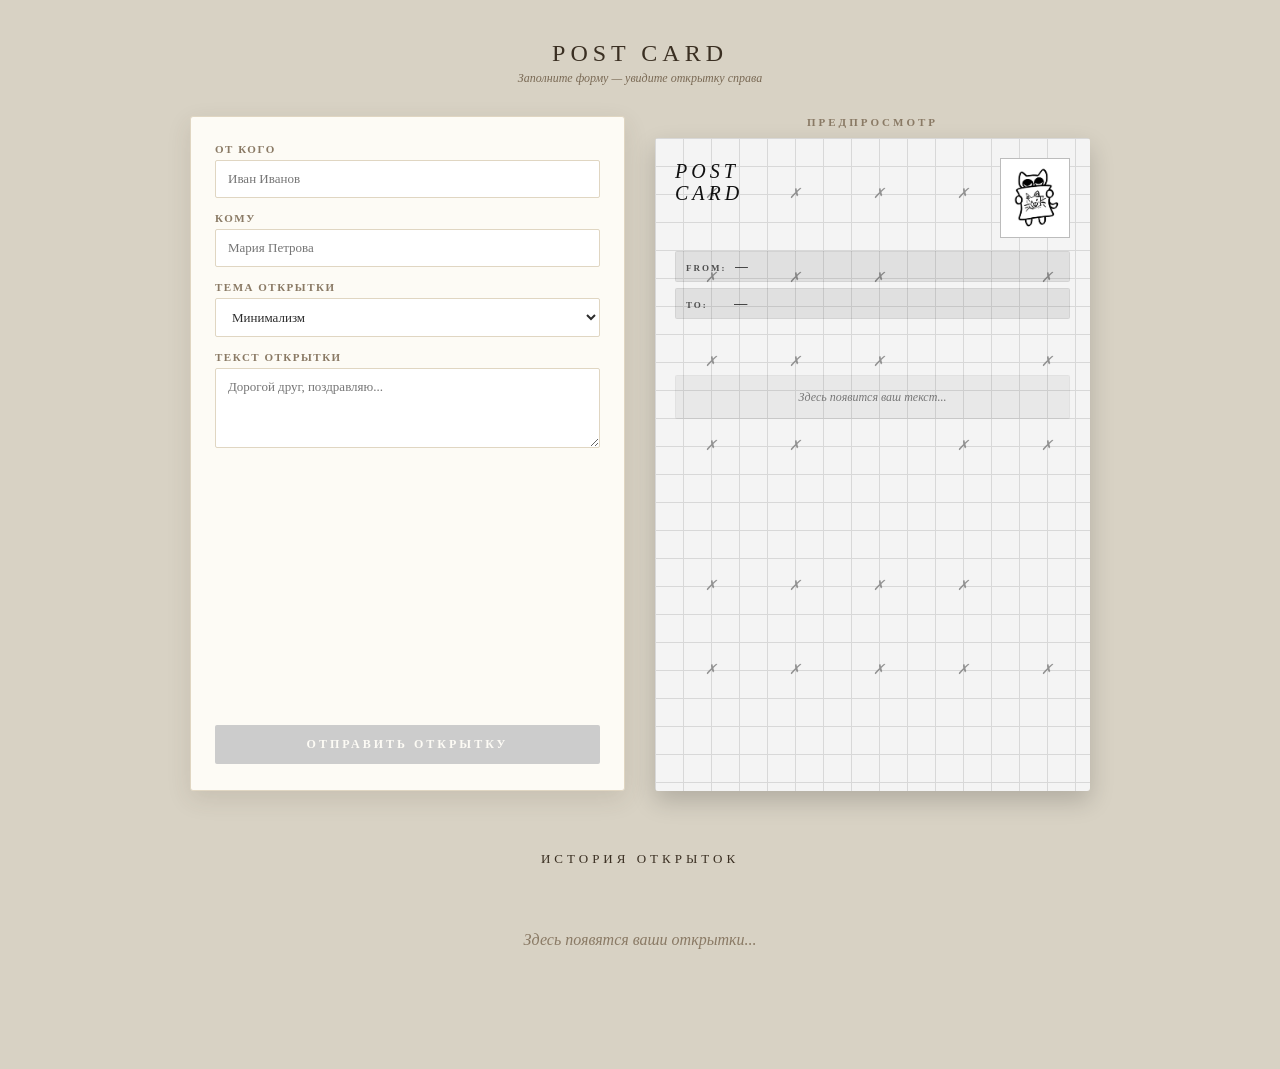
<file: index.html>
<!DOCTYPE html>
<html lang="ru">
<head>
    <meta charset="UTF-8">
    <meta name="viewport" content="width=device-width, initial-scale=1.0">
    <title>postcard</title>
    <link rel="stylesheet" href="stule.css">

</head>
<body>
    <h1>POST CARD</h1>
    <p class="subtitle">Заполните форму — увидите открытку справа</p>

    <div class="main-grid">

        <div class="container">
            <form id="postcardForm">
                <label>От кого<input type="text" id="from" maxlength="50" placeholder="Иван Иванов"></label>
                <label>Кому<input type="text" id="to" maxlength="50" placeholder="Мария Петрова"></label>
                <label>Тема открытки
                    <select id="theme-select">
                        <option value="min">Минимализм</option>
                        <option value="minecraft">Майнкрафт</option>
                        <option value="sea">Море</option>
                        <option value="pink">Розовая</option>
                        <option value="dark">Тёмная</option>
                    </select>
                </label>
                <label>Текст открытки<textarea id="message" maxlength="200" placeholder="Дорогой друг, поздравляю..."></textarea></label>
                <button type="submit" id="sendBtn" disabled>Отправить открытку</button>
            </form>
        </div>

        <div class="preview-col">
            <div class="preview-title">Предпросмотр</div>
            <div class="postcard theme-min" id="previewCard">
                <div id="previewDeco"></div>
                <div class="pc-stamps" id="previewStamps">
                    <div class="pc-stamp"><img src="" alt="stamp"></div>
                </div>
                <div class="pc-title">Post<br>Card</div>
                <div class="pc-fields">
                    <div class="pc-field">
                        <span class="lbl">From:</span>
                        <span class="val" id="previewFrom">—</span>
                    </div>
                    <div class="pc-field">
                        <span class="lbl">To:</span>
                        <span class="val" id="previewTo">—</span>
                    </div>
                </div>
                <div class="pc-message">
                    <div class="pc-message-text placeholder" id="previewMessage">Здесь появится ваш текст...</div>
                </div>
            </div>
        </div>
    </div>

    <div class="history-section">
        <h2>История открыток</h2>
        <div id="historyContainer" class="history-grid">
            <p class="empty-msg">Здесь появятся ваши открытки...</p>
        </div>
    </div>
    <script src="./js.js"></script>
</body>
</html>
</file>
<file: stule.css>
* { box-sizing: border-box; margin: 0; padding: 0; }

    body {
        font-family: 'Georgia', serif;
        background: #d8d2c4;
        min-height: 100vh;
        padding: 40px 20px 80px;
        color: #2c2c2c;
    }

    h1 {
        text-align: center;
        font-size: 24px;
        margin-bottom: 4px;
        color: #3a2f22;
        letter-spacing: 5px;
        font-weight: 400;
    }

    .subtitle {
        text-align: center;
        color: #7a6a55;
        margin-bottom: 30px;
        font-style: italic;
        font-size: 12px;
    }

    .main-grid {
        max-width: 900px;
        margin: 0 auto 60px;
        display: grid;
        grid-template-columns: 1fr 1fr;
        gap: 30px;
        align-items: stretch;
    }


    .container {
        background: #fdfbf5;
        padding: 26px 24px;
        border-radius: 3px;
        box-shadow: 0 8px 24px rgba(74, 55, 40, 0.12);
        border: 1px solid #e0d6c2;
        display: flex;
        flex-direction: column;
    }

    form { display: flex; flex-direction: column; gap: 14px; flex: 1; }

    label {
        display: flex;
        flex-direction: column;
        gap: 5px;
        font-size: 11px;
        font-weight: 600;
        text-transform: uppercase;
        letter-spacing: 1.5px;
        color: #8a7a65;
    }

    input, select, textarea {
        padding: 10px 12px;
        font-size: 13px;
        font-family: inherit;
        background: #fff;
        border: 1.5px solid #e0d6c2;
        border-radius: 2px;
        outline: none;
        color: #2c2c2c;
    }
    input:focus, select:focus, textarea:focus { border-color: #b0a48c; }

    textarea {
        min-height: 80px;
        resize: vertical;
        font-family: 'Georgia', serif;
        overflow: auto;
        max-height: 200px;
    }

    button[type="submit"] {
        padding: 12px;
        font-size: 12px;
        font-weight: 600;
        text-transform: uppercase;
        letter-spacing: 3px;
        background: #6b5b45;
        color: #fdfbf5;
        border: none;
        border-radius: 2px;
        cursor: pointer;
        font-family: inherit;
        margin-top: auto;
    }
    button[type="submit"]:hover:not(:disabled) { background: #4a3728; }
    button[type="submit"]:disabled { background: #ccc; cursor: not-allowed; }

    .preview-col { display: flex; flex-direction: column; }

    .preview-title {
        text-align: center;
        font-size: 11px;
        letter-spacing: 3px;
        text-transform: uppercase;
        color: #8a7a65;
        margin-bottom: 10px;
        font-weight: 600;
    }

    .postcard {
        position: relative;
        aspect-ratio: 2 / 3;
        width: 100%;
        padding: 22px 20px 18px;
        display: flex;
        flex-direction: column;
        box-shadow: 0 10px 24px rgba(0,0,0,0.18);
        border-radius: 3px;
        overflow: hidden;
        background: #fdfbf5;
        color: #2c2c2c;
    }

    .pc-title, .pc-stamps, .pc-fields, .pc-message { position: relative; z-index: 3; }

    .pc-title {
        font-family: 'Georgia', serif;
        font-size: 20px;
        line-height: 1.1;
        letter-spacing: 2px;
        text-transform: uppercase;
        margin-bottom: 12px;
        font-weight: 400;
    }

    .pc-stamps {
        position: absolute;
        top: 20px;
        right: 20px;
        display: flex;
        gap: 6px;
        z-index: 4;
    }

    .pc-stamp {
        width: 70px;
        height: 80px;
        border: 1px solid rgba(0,0,0,0.15);
        overflow: hidden;
        background: #ddd;
    }
    .pc-stamp img { width: 100%; height: 100%; object-fit: cover; display: block; }

    .pc-fields { 
      margin-top: 35px;
      margin-bottom: 14px; 
    }

    .pc-field {
        display: flex;
        align-items: baseline;
        gap: 8px;
        padding: 6px 10px;
        margin-bottom: 6px;
        font-size: 11px;
        background: rgba(0, 0, 0, 0.08);
        border-radius: 2px;
        border: 1px solid rgba(0, 0, 0, 0.06);
    }

    .pc-field .lbl {
        font-size: 9px;
        letter-spacing: 2px;
        text-transform: uppercase;
        opacity: 0.7;
        min-width: 40px;
        flex-shrink: 0;
        font-weight: 700;
    }

    .pc-field .val {
        font-family: 'Brush Script MT', 'Lucida Handwriting', cursive;
        font-style: italic;
        font-size: 15px;
        overflow: hidden;
        text-overflow: ellipsis;
        white-space: nowrap;
        flex: 1;
    }

    .pc-message {
        display: flex;
        align-items: center;
        justify-content: center;
        text-align: center;
        padding: 6px 0;
        min-height: 0;
        width: 100%;
        margin-top: 30px;
        margin-bottom: auto;
    }

    .pc-message-text {
        font-family: 'Brush Script MT', 'Lucida Handwriting', cursive;
        font-style: italic;
        font-size: 18px;
        line-height: 1.5;
        width: 100%;
        max-height: 100%;
        overflow: hidden;
        background: rgba(0, 0, 0, 0.08);
        border: 1px solid rgba(0, 0, 0, 0.06);
        padding: 12px 14px;
        border-radius: 2px;
        word-break: break-word;
        overflow-wrap: anywhere;
        white-space: normal;
    }

    .pc-message-text.placeholder {
        opacity: 0.55;
        font-family: 'Georgia', serif;
        font-size: 12px;
        font-style: italic;
    }

    .deco { position: absolute; pointer-events: none; user-select: none; z-index: 1; }



    .theme-min {
        background-color: #f4f4f4;
        background-image:
            linear-gradient(to right, #d8d8d8 1px, transparent 1px),
            linear-gradient(to bottom, #d8d8d8 1px, transparent 1px);
        background-size: 28px 28px;
        background-position: 0 0;
        color: #111;
    }
    .theme-min .deco {
        color: #888;
        opacity: 0.9;
        font-family: 'Georgia', serif;
        font-style: oblique;
        line-height: 1;

        transform: translate(-50%, -50%);
    }
    .theme-min .pc-title {
        font-family: 'Georgia', serif;
        font-style: oblique;
        letter-spacing: 4px;
    }

   
    .theme-minecraft {
        background-color: #cfe4b0;
        background-image:
            linear-gradient(45deg, #b8d498 25%, transparent 25%, transparent 75%, #b8d498 75%),
            linear-gradient(45deg, #b8d498 25%, transparent 25%, transparent 75%, #b8d498 75%);
        background-size: 32px 32px;
        background-position: 0 0, 16px 16px;
        color: #2a3d1e;
    }
    .theme-minecraft .deco { color: #3d5a2a; opacity: 0.9; }
    .theme-minecraft .pc-title {
        font-family: 'Georgia', serif;
        font-style: oblique;
        font-weight: 700;
        letter-spacing: 2px;
        color: #1a3a10;
        text-shadow: 1px 1px 0 rgba(255,255,255,0.7);
    }
    .theme-minecraft .pc-stamp {
        border: 1px solid #3d5a2a;
        
    }

   
    .theme-sea {
        background:
            radial-gradient(circle at 78% 8%, #fff8d0 0%, transparent 12%),
            linear-gradient(180deg,
                #e8f4fa 0%, #c8e4f4 25%, #a8d8e8 42%,
                #88c8e0 45%, #5aa8cc 60%, #3a88b0 80%, #2a7090 100%);
        color: #1b4a5e;
    }
    .theme-sea .deco { color: #1b4a5e; opacity: 0.8; }
    .theme-sea .pc-title {
        font-family: 'Georgia', serif;
        font-style: oblique;
        letter-spacing: 4px;
        color: #1b4a5e;
    }
    .theme-sea .pc-stamp { border: 2px solid #4a8ba5; }

   
    .theme-pink {
        background:
            radial-gradient(circle at 15% 15%, rgba(255,200,220,0.6) 0%, transparent 40%),
            radial-gradient(circle at 85% 85%, rgba(255,220,235,0.5) 0%, transparent 45%),
            linear-gradient(160deg, #fdf0f3 0%, #fbe4ec 100%);
        color: #8a3a52;
    }
    .theme-pink .deco { color: #c86a88; opacity: 0.85; }
    .theme-pink .pc-title {
        font-family: 'Georgia', serif;
        font-style: oblique;
        color: #a85070;
    }
    .theme-pink .pc-stamp { border: 2px solid #e0a0b5; }

  
    .theme-dark {
        background:
            radial-gradient(circle at 20% 20%, rgba(120, 100, 150, 0.4) 0%, transparent 40%),
            radial-gradient(circle at 80% 70%, rgba(90, 80, 130, 0.35) 0%, transparent 45%),
            radial-gradient(circle at 50% 90%, rgba(60, 50, 80, 0.4) 0%, transparent 40%),
            linear-gradient(160deg, #1a1a24 0%, #0f0f18 100%);
        color: #d3c0d8;
    }
    .theme-dark .deco { color: #c8b8e0; opacity: 0.9; }
    .theme-dark .pc-title {
        font-family: 'Georgia', serif;
        font-style: oblique;
        color: #c5b6c6;
        letter-spacing: 4px;
        font-weight: 300;
    }
    .theme-dark .pc-stamp { border: 1px solid #7f5a8a; }
    .theme-dark .pc-field,
    .theme-dark .pc-message-text {
        background: rgba(216, 208, 192, 0.14);
        border-color: rgba(216, 208, 192, 0.1);
        color: #b396bc;
    }


    .history-section { max-width: 1200px; margin: 0 auto; }

    .history-section h2 {
        text-align: center;
        color: #3a2f22;
        margin-bottom: 24px;
        font-size: 13px;
        letter-spacing: 4px;
        font-weight: 400;
        text-transform: uppercase;
    }

    .history-grid {
        display: grid;
        grid-template-columns: repeat(5, 1fr);
        gap: 16px;
    }
    @media (max-width: 1000px) { .history-grid { grid-template-columns: repeat(4, 1fr); } }
    @media (max-width: 800px)  { .history-grid { grid-template-columns: repeat(3, 1fr); } }
    @media (max-width: 600px)  { .history-grid { grid-template-columns: repeat(2, 1fr); } }
    @media (max-width: 400px)  { .history-grid { grid-template-columns: 1fr; } }

    .empty-msg {
        grid-column: 1 / -1;
        text-align: center;
        color: #8a7a65;
        font-style: italic;
        padding: 40px;
    }

    .postcard.small { padding: 12px 12px 10px; box-shadow: 0 6px 14px rgba(0,0,0,0.15); }
    .postcard.small .pc-title { font-size: 12px; letter-spacing: 1px; margin-bottom: 6px; }
    .postcard.small .pc-stamps { top: 10px; right: 10px; gap: 4px; }
    .postcard.small .pc-stamp { width: 34px; height: 42px; }
    .postcard.small .pc-fields { margin-bottom: 6px; }
    .postcard.small .pc-field { padding: 3px 6px; margin-bottom: 3px; font-size: 9px; }
    .postcard.small .pc-field .lbl { font-size: 7px; letter-spacing: 1.5px; min-width: 26px; }
    .postcard.small .pc-field .val { font-size: 11px; }
    .postcard.small .pc-message { padding: 3px 0; }
    .postcard.small .pc-message-text { font-size: 10px; line-height: 1.35; padding: 6px 7px; }
    .postcard.small .deco { font-size: 10px !important; }
</file>
